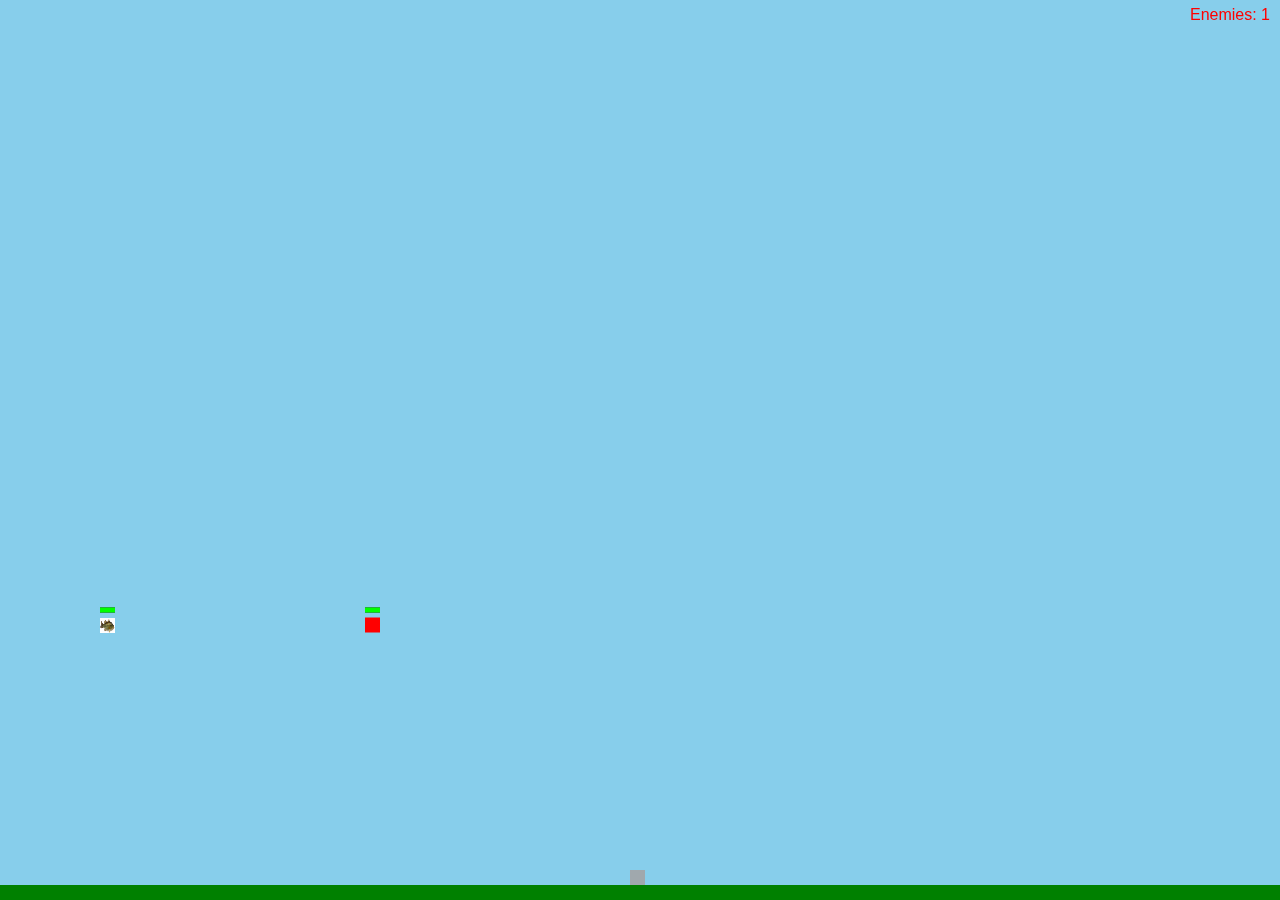
<file: 2D-stuff.html>
<!DOCTYPE html>
<html lang="en">
<head>
  <meta charset="UTF-8" />
  <meta name="viewport" content="width=device-width, initial-scale=1.0"/>
  <title>2D SHENANIGAN | Bored Page</title>
  <style>
    body { margin: 0; padding: 0; overflow: hidden; }
    canvas { background-color: #87CEEB; display: block; cursor: crosshair; }
  </style>
</head>
<body>
<canvas id="gameCanvas"></canvas>

<script>
  const canvas = document.getElementById('gameCanvas');
  const ctx = canvas.getContext('2d');

  const tileSize = 15;
  const speed = 4;
  const gravity = 0.5;
  const jumpPower = -8;
  const breakTime = 20;
  const shootDelay = 5; // fixed
  const playerImg = new Image();
  playerImg.src = "pish.png";

  let velocityY = 0;
  let isOnGround = false;
  let keysPressed = { left: false, right: false };
  let mouseX = 0, mouseY = 0;
  let breakTimer = 0;
  let isMouseDown = false;
  let isShooting = false;
  let shootCooldown = 0;
  let deathCount = 0;
  let respawnTimer = 0;
  let superEnemyCount = 0;

  const player = {
    x: 100,
    y: 100,
    width: tileSize,
    height: tileSize,
    health: 100,
    invincible: false
  };

  const bullets = [];
  const explosions = [];
  const placedBlocks = [];
  
  let platformBlock = { x:0, y:0, width:tileSize, height:tileSize, broken:false };

  const enemies = [
    {
      x: 500,
      y: 100,
      width: tileSize,
      height: tileSize,
      color: 'red',
      speed: 3,
      health: 100,
      alive: true,
      velocityY: 0,
      onGround: false
    }
  ];

  function resizeCanvas() {
    canvas.width = window.innerWidth;
    canvas.height = window.innerHeight;
    generateGround();
  }

  function generateGround() {
    const groundY = canvas.height - tileSize;
    platformBlock = { 
      x: Math.floor(canvas.width / 2 / tileSize) * tileSize, 
      y: groundY - tileSize, 
      width: tileSize, 
      height: tileSize, 
      broken: false 
    };
  }

  function drawHealthBar(entity) {
    const barWidth = entity.width;
    const barHeight = 5;
    const hp = entity.health / 100;

    ctx.fillStyle = "black";
    ctx.fillRect(entity.x, entity.y - 10, barWidth, barHeight);

    ctx.fillStyle = "lime";
    ctx.fillRect(entity.x, entity.y - 10, barWidth * hp, barHeight);
  }

  function drawPlayer() {
    if (playerImg.complete) {
      if (playerDirection === 'left') {
        ctx.save();
        ctx.scale(-1, 1);
        ctx.drawImage(playerImg, -player.x - player.width, player.y, player.width, player.height);
        ctx.restore();
      } else {
        ctx.drawImage(playerImg, player.x, player.y, player.width, player.height);
      }
    } else {
      ctx.fillStyle = "blue";
      ctx.fillRect(player.x, player.y, player.width, player.height);
    }
    drawHealthBar(player);
  }

  function drawEnemies() {
    enemies.forEach(enemy => {
      if (enemy.alive) {
        ctx.fillStyle = enemy.color;
        ctx.fillRect(enemy.x, enemy.y, enemy.width, enemy.height);
        drawHealthBar(enemy);
      }
    });
  }

  function drawBullets() {
    ctx.fillStyle = "black";
    bullets.forEach(b => {
      ctx.fillRect(b.x, b.y, 8, 8);
    });
  }

  function createExplosion(x, y) {
    explosions.push({ x, y, radius: 10, alpha: 1 });
  }

  function drawExplosions() {
    explosions.forEach(ex => {
      ctx.beginPath();
      ctx.arc(ex.x, ex.y, ex.radius, 0, Math.PI * 2);
      ctx.fillStyle = `rgba(235,235,0,${ex.alpha})`;
      ctx.fill();
    });
  }

  function updateExplosions() {
    for (let i = explosions.length - 1; i >= 0; i--) {
      const ex = explosions[i];
      ex.radius += 2;
      ex.alpha -= 0.05;

      enemies.forEach(enemy => {
        if (enemy.alive) {
          const dx = enemy.x + enemy.width/2 - ex.x;
          const dy = enemy.y + enemy.height/2 - ex.y;
          const dist = Math.sqrt(dx*dx + dy*dy);

          if (dist < ex.radius) {
            enemy.health -= enemy.isSuper ? 1 : 10;
          }
        }
      });

      if (ex.alpha <= 0) explosions.splice(i, 1);
    }
  }

  function drawEnemyCount() {
    const alive = enemies.filter(e => e.alive).length;
    ctx.font = "16px Arial";
    ctx.fillStyle = "red";
    ctx.textAlign = "right";
    ctx.fillText(`Enemies: ${alive}`, canvas.width - 10, 20);
  }

  function drawGround() {
    ctx.fillStyle = "green";
    ctx.fillRect(0, canvas.height - tileSize, canvas.width, tileSize);

    if (!platformBlock.broken) {
      ctx.fillStyle = "#a0a8ad";
      ctx.fillRect(platformBlock.x, platformBlock.y, platformBlock.width, platformBlock.height);
    }

    placedBlocks.forEach(block => {
      ctx.fillStyle = "#a0a8ad";
      ctx.fillRect(block.x, block.y, block.width, block.height);
    });
  }

  function updatePlayerMovement() {
    if (keysPressed.left && player.x > 0) {
      player.x -= speed;
      playerDirection = 'left';
    }
    if (keysPressed.right && player.x + player.width < canvas.width) {
      player.x += speed;
      playerDirection = 'right';
    }

    velocityY += gravity;
    player.y += velocityY;
    isOnGround = false;

    if (player.y + player.height > canvas.height - tileSize) {
      player.y = canvas.height - tileSize - player.height;
      velocityY = 0;
      isOnGround = true;
    }

    placedBlocks.forEach(block => {
      const hitX = player.x < block.x + block.width && player.x + player.width > block.x;
      const hitY = player.y + player.height >= block.y && player.y + player.height <= block.y + velocityY + 1;
      if (hitX && hitY) {
        player.y = block.y - player.height;
        velocityY = 0;
        isOnGround = true;
      }
    });
  }

  function forgeSuperEnemy() {
    superEnemyCount++;
    enemies.length = 0;
    enemies.push({
      x: 400,
      y: 100,
      width: tileSize * 3,
      height: tileSize * 3,
      color: 'darkred',
      speed: 2,
      health: 50,
      alive: true,
      velocityY: 0,
      onGround: false,
      isSuper: true
    });
  }

  function updateEnemy() {
    enemies.forEach(enemy => {
      if (!enemy.alive) {
        respawnTimer++;
        if (respawnTimer >= 600) {
          enemy.x = 500;
          enemy.y = 100;
          enemy.health = 100;
          enemy.alive = true;
          respawnTimer = 0;
        }
        return;
      }

      const direction = player.x > enemy.x ? 1 : -1;
      enemy.x += direction * enemy.speed;
      enemy.velocityY += gravity;
      enemy.y += enemy.velocityY;

      if (enemy.y + enemy.height > canvas.height - tileSize) {
        enemy.y = canvas.height - tileSize - enemy.height;
        enemy.velocityY = jumpPower;
      }

      if (enemy.health <= 0) {
        enemy.alive = false;
        deathCount++;

        if (deathCount >= 5) {
          enemies.push({ ...enemy, x: enemy.x + 50, y: 100, alive: true, health: 100 });
          deathCount = 0;

          const alive = enemies.filter(e => e.alive).length;
          if (alive >= 100 && !enemies.some(e => e.isSuper)) {
            forgeSuperEnemy();
          }
        }
      }
    });
  }

  function updateBullets() {
    for (let i = bullets.length - 1; i >= 0; i--) {
      const b = bullets[i];
      b.x += b.vx;
      b.y += b.vy;
      let hit = false;

      enemies.forEach(enemy => {
        if (
          enemy.alive &&
          b.x > enemy.x && b.x < enemy.x + enemy.width &&
          b.y > enemy.y && b.y < enemy.y + enemy.height
        ) {
          enemy.health -= enemy.isSuper ? 1 : 10;
          hit = true;
        }
      });

      if (
        b.x < 0 || b.x > canvas.width ||
        b.y < 0 || b.y > canvas.height - tileSize
      ) hit = true;

      if (hit) {
        createExplosion(b.x, b.y);
        bullets.splice(i, 1);
      }
    }
  }

  function checkCollisions() {
    enemies.forEach(enemy => {
      if (enemy.alive && !player.invincible &&
          player.x < enemy.x + enemy.width && player.x + player.width > enemy.x &&
          player.y < enemy.y + enemy.height && player.y + player.height > enemy.y) {
        player.health -= 10;
        player.invincible = true;
        setTimeout(() => player.invincible = false, 1000);
      }
    });
  }

  function updateBreaking() {
    if (isMouseDown) {
      if (isCursorOver(platformBlock) && !platformBlock.broken) {
        breakTimer++;
        if (breakTimer >= breakTime) {
          platformBlock.broken = true;
          breakTimer = 0;
        }
      }
      placedBlocks.forEach((block, i) => {
        if (isCursorOver(block)) {
          breakTimer++;
          if (breakTimer >= breakTime) {
            placedBlocks.splice(i, 1);
            breakTimer = 0;
          }
        }
      });
    }
  }

  function shootBullet() {
    const angle = Math.atan2(mouseY - (player.y + player.height / 2), mouseX - (player.x + player.width / 2));
    bullets.push({
      x: player.x + player.width / 2,
      y: player.y + player.height / 2,
      vx: Math.cos(angle) * 10,
      vy: Math.sin(angle) * 10
    });
  }

  function isCursorOver(block) {
    return (
      mouseX > block.x &&
      mouseX < block.x + block.width &&
      mouseY > block.y &&
      mouseY < block.y + block.height
    );
  }

  function keyDown(e) {
    if ((e.key === 'ArrowUp' || e.key === ' ') && isOnGround) velocityY = jumpPower;
    if (e.key === 'ArrowLeft') keysPressed.left = true;
    if (e.key === 'ArrowRight') keysPressed.right = true;
    if (e.key === 'p' || e.key === 'P') isShooting = true;

    if ((e.key === 'e' || e.key === 'E') && platformBlock.broken) {
      placedBlocks.push({
        x: Math.floor(mouseX / tileSize) * tileSize,
        y: Math.floor(mouseY / tileSize) * tileSize,
        width: tileSize,
        height: tileSize
      });
    }
  }

  function keyUp(e) {
    if (e.key === 'ArrowLeft') keysPressed.left = false;
    if (e.key === 'ArrowRight') keysPressed.right = false;
    if (e.key === 'p' || e.key === 'P') isShooting = false;
  }

  function mouseMove(e) {
    const rect = canvas.getBoundingClientRect();
    mouseX = e.clientX - rect.left;
    mouseY = e.clientY - rect.top;
  }

  function mouseDown(e) {
    if (e.button === 0) {
      isMouseDown = true;
      breakTimer = 0;
      shootBullet();
    }
  }

  function mouseUp(e) {
    if (e.button === 0) {
      isMouseDown = false;
      breakTimer = 0;
    }
  }

  function gameLoop() {
    ctx.clearRect(0, 0, canvas.width, canvas.height);

    if (isShooting) {
      shootCooldown--;
      if (shootCooldown <= 0) {
        shootBullet();
        shootCooldown = shootDelay;
      }
    }

    drawGround();
    updatePlayerMovement();
    updateEnemy();
    updateBullets();
    updateBreaking();
    updateExplosions();
    checkCollisions();

    drawPlayer();
    drawEnemies();
    drawBullets();
    drawExplosions();
    drawEnemyCount();

    requestAnimationFrame(gameLoop);
  }

  window.addEventListener("keydown", keyDown);
  window.addEventListener("keyup", keyUp);
  canvas.addEventListener("mousemove", mouseMove);
  canvas.addEventListener("mousedown", mouseDown);
  canvas.addEventListener("mouseup", mouseUp);
  window.addEventListener("resize", resizeCanvas);

  let playerDirection = 'right';
  resizeCanvas();
  gameLoop();
</script>
</body>
</html>
</file>
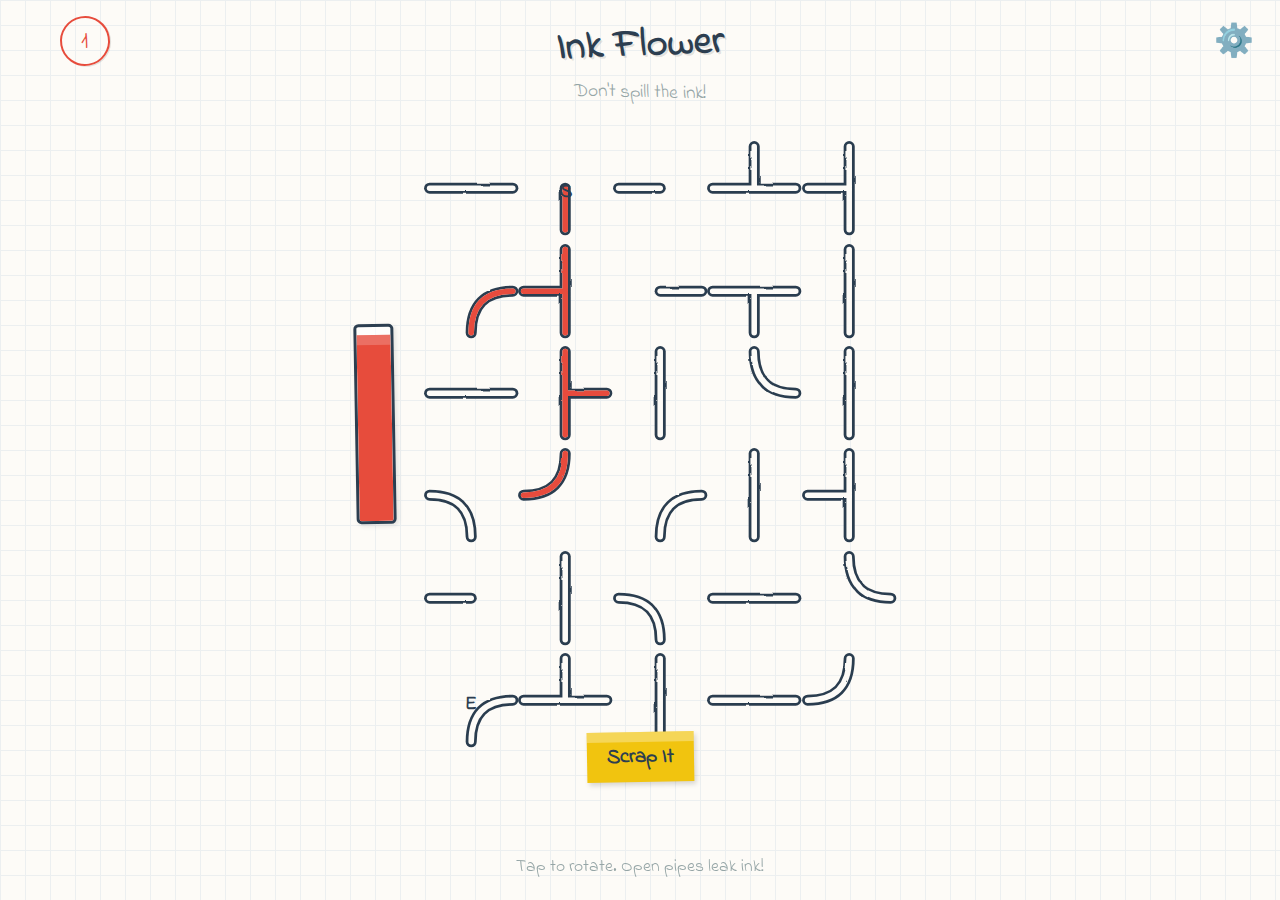
<file: puzzle.html>
<!DOCTYPE html>
<html lang="en">
<head>
    <meta charset="UTF-8">
    <meta name="viewport" content="width=device-width, initial-scale=1.0, maximum-scale=1.0, user-scalable=no">
    <title>Puzzle | Bored Page</title>
    <link rel="icon" type="image/png" href="profile.png">
    <style>
        @import url('https://fonts.googleapis.com/css2?family=Indie+Flower&display=swap');

        :root {
            --paper: #fdfbf7;
            --grid-line: #e1e8ed;
            --ink: #2c3e50;
            --active-ink: #e74c3c;
            --pencil: #95a5a6;
            --sticky-note: #f1c40f;
            --sticky-shadow: rgba(0,0,0,0.15);
        }

        * {
            box-sizing: border-box;
            user-select: none;
            -webkit-tap-highlight-color: transparent;
        }

        body {
            margin: 0;
            padding: 0;
            background-color: var(--paper);
            font-family: 'Indie Flower', cursive;
            color: var(--ink);
            overflow: hidden;
            height: 100vh;
            display: flex;
            flex-direction: column;
            align-items: center;
        }

        /* Graph Paper Background */
        body::before {
            content: '';
            position: absolute;
            top: 0;
            left: 0;
            width: 100%;
            height: 100%;
            background-image: 
                linear-gradient(var(--grid-line) 1px, transparent 1px),
                linear-gradient(90deg, var(--grid-line) 1px, transparent 1px);
            background-size: 25px 25px;
            z-index: -1;
            opacity: 0.6;
        }

        /* Header Area */
        header {
            width: 100%;
            max-width: 500px;
            padding: 1rem;
            text-align: center;
            position: relative;
            flex-shrink: 0; /* Prevent header from squishing */
        }

        h1 {
            margin: 0;
            font-size: 2.5rem;
            transform: rotate(-2deg);
            text-shadow: 2px 2px 0px rgba(0,0,0,0.1);
        }

        .subtitle {
            font-size: 1.2rem;
            color: var(--pencil);
            transform: rotate(1deg);
            margin-top: 0.2rem;
        }

        /* Settings Button */
        #settings-btn {
            position: absolute;
            top: 20px;
            right: 20px;
            background: none;
            border: none;
            font-size: 2rem;
            cursor: pointer;
            color: var(--pencil);
            transition: transform 0.3s;
            z-index: 50;
        }
        
        #settings-btn:hover {
            transform: rotate(90deg);
            color: var(--ink);
        }

        /* Game Wrapper to hold board and meter together */
        #game-wrapper {
            position: relative;
            margin: 10px auto;
            width: fit-content;
            max-width: 100%;
        }

        /* Ink Meter */
        #ink-meter-container {
            position: absolute;
            top: 50%;
            right: 100%; /* Position to the left of the board */
            margin-right: 20px; /* Spacing from board */
            transform: translateY(-50%) rotate(-1deg); /* Center vertically relative to board */
            
            width: 40px;
            height: 200px;
            border: 3px solid var(--ink);
            border-radius: 5px;
            background: rgba(255,255,255,0.5);
            display: flex;
            flex-direction: column;
            justify-content: flex-end;
            overflow: hidden;
            box-shadow: 2px 2px 5px rgba(0,0,0,0.1);
            z-index: 20;
        }

        /* Mobile Adjustment for Ink Meter */
        @media (max-width: 600px) {
            #ink-meter-container {
                position: fixed; /* Stick to screen on mobile if board is full width */
                left: 10px;
                right: auto;
                top: 50%;
                margin-right: 0;
                transform: translateY(-50%) rotate(-1deg);
            }
        }

        #ink-meter-container::before {
            content: 'INK';
            position: absolute;
            top: -25px;
            left: 50%;
            transform: translateX(-50%);
            font-weight: bold;
            font-size: 1rem;
        }

        #ink-level {
            width: 100%;
            height: 100%;
            background-color: var(--active-ink);
            transition: height 0.2s linear;
            position: relative;
        }

        /* Bubbles in ink */
        #ink-level::after {
            content: '';
            position: absolute;
            top: 0;
            left: 0;
            width: 100%;
            height: 10px;
            background: rgba(255,255,255,0.2);
        }

        /* Game Container */
        #game-board {
            display: grid;
            /* grid-template-columns is set via JS */
            gap: 2px;
            background: transparent;
            padding: 10px;
            margin: 0; /* Margin handled by wrapper now */
            
            /* Responsive Width Logic */
            width: 100%;
            max-width: 400px; /* Default Fallback */
            
            transition: max-width 0.3s;
            position: relative;
        }

        /* Tiles */
        .tile {
            width: 100%;
            aspect-ratio: 1;
            position: relative;
            cursor: pointer;
            transition: transform 0.15s ease-out;
            border-radius: 4px; /* Slight rounding */
        }

        .tile:active {
            transform: scale(0.95);
        }

        /* The SVG Canvas inside each tile */
        .tile svg {
            width: 100%;
            height: 100%;
            overflow: visible;
            filter: url(#rough-paper); /* Applies the sketchy texture */
        }

        /* Pipe Styles */
        .pipe-path {
            fill: none;
            stroke: var(--ink);
            stroke-width: 12;
            stroke-linecap: round;
            stroke-linejoin: round;
            transition: stroke 0.3s ease;
        }

        .pipe-inner {
            fill: none;
            stroke: var(--paper); /* The "hollow" part */
            stroke-width: 6;
            stroke-linecap: round;
            stroke-linejoin: round;
        }

        .pipe-fill {
            fill: none;
            stroke: transparent;
            stroke-width: 6;
            stroke-linecap: round;
            stroke-linejoin: round;
            /* Key transition for the flow effect */
            transition: stroke 0.4s ease, stroke-width 0.4s ease; 
        }

        /* Active State (Flowing) */
        .tile.active .pipe-fill {
            stroke: var(--active-ink);
            animation: flowWiggle 0.5s infinite alternate;
        }

        @keyframes flowWiggle {
            from { stroke-width: 5; }
            to { stroke-width: 7; }
        }

        /* Start/End Markers */
        .marker {
            position: absolute;
            top: 50%;
            left: 50%;
            transform: translate(-50%, -50%);
            font-weight: bold;
            font-size: 1.2rem;
            z-index: 10;
            pointer-events: none;
        }

        /* UI Controls (Sticky Notes) */
        .controls {
            display: flex;
            gap: 20px;
            margin-top: 5px;
            flex-shrink: 0;
            margin-bottom: 50px; /* Space for hint */
        }

        .btn {
            background: var(--sticky-note);
            border: none;
            padding: 10px 20px;
            font-family: 'Indie Flower', cursive;
            font-size: 1.3rem;
            font-weight: bold;
            color: var(--ink);
            cursor: pointer;
            box-shadow: 2px 3px 5px var(--sticky-shadow);
            transform: rotate(-1deg);
            transition: transform 0.2s, box-shadow 0.2s;
            position: relative;
        }

        .btn::after {
            content: '';
            position: absolute;
            top: 0;
            left: 0;
            width: 100%;
            height: 20%;
            background: rgba(255,255,255,0.3); /* Sticky tape effect */
        }

        .btn:hover {
            transform: rotate(1deg) scale(1.05);
            box-shadow: 3px 5px 8px var(--sticky-shadow);
        }

        .btn:active {
            transform: scale(0.95);
        }

        /* Level Info */
        #level-display {
            position: absolute;
            top: 1rem;
            left: 60px; /* Moved slightly to avoid collision with ink meter */
            font-size: 1.5rem;
            color: var(--active-ink);
            transform: rotate(-10deg);
            border: 2px solid var(--active-ink);
            border-radius: 50%;
            width: 50px;
            height: 50px;
            display: flex;
            align-items: center;
            justify-content: center;
            box-shadow: 1px 1px 0 rgba(0,0,0,0.1);
        }

        /* Modals (Win & Settings & Loss) */
        .modal-overlay {
            position: fixed;
            top: 0;
            left: 0;
            width: 100%;
            height: 100%;
            background: rgba(255,255,255,0.8);
            display: flex;
            flex-direction: column;
            align-items: center;
            justify-content: center;
            z-index: 100;
            opacity: 0;
            pointer-events: none;
            transition: opacity 0.3s;
            backdrop-filter: blur(2px);
        }

        .modal-overlay.visible {
            opacity: 1;
            pointer-events: all;
        }

        /* Settings Specific */
        #settings-modal .modal-content {
            background: var(--paper);
            padding: 2rem;
            border: 2px dashed var(--pencil);
            border-radius: 10px;
            text-align: center;
            box-shadow: 5px 5px 15px rgba(0,0,0,0.1);
            transform: rotate(1deg);
        }

        #settings-modal h2 {
            margin-top: 0;
            color: var(--ink);
        }

        .size-options {
            display: flex;
            flex-direction: column;
            gap: 10px;
            margin: 20px 0;
        }

        /* Win Screen Specific */
        .star-stamp {
            font-size: 8rem;
            color: #f39c12;
            text-shadow: 2px 2px 0 #d35400;
            transform: rotate(-15deg) scale(0.5);
            opacity: 0;
            transition: transform 0.4s cubic-bezier(0.175, 0.885, 0.32, 1.275), opacity 0.4s;
        }

        #win-overlay.visible .star-stamp {
            transform: rotate(-15deg) scale(1);
            opacity: 1;
        }
        
        /* Loss Screen Specific */
        .skull-stamp {
            font-size: 6rem;
            color: var(--ink);
            transform: rotate(10deg);
            margin-bottom: 20px;
        }

        .win-text, .loss-text {
            font-size: 2rem;
            margin-top: 20px;
            transform: rotate(2deg);
        }
        
        .loss-text {
            color: var(--active-ink);
            font-weight: bold;
        }

        /* Sketchy Filter SVG (Hidden) */
        .svg-filters {
            position: absolute;
            width: 0;
            height: 0;
        }

        /* Tutorial/Hint */
        .hint-text {
            position: fixed;
            bottom: 20px;
            font-size: 1.1rem;
            color: var(--pencil);
            text-align: center;
            width: 100%;
            pointer-events: none;
        }

    </style>
</head>
<body>

    <!-- SVG Filters for the "Hand Drawn" Look -->
    <svg class="svg-filters">
        <defs>
            <filter id="rough-paper">
                <feTurbulence type="fractalNoise" baseFrequency="0.04" numOctaves="5" result="noise" />
                <feDisplacementMap in="SourceGraphic" in2="noise" scale="2" />
            </filter>
        </defs>
    </svg>
    
    <div id="level-display">1</div>
    <button id="settings-btn" onclick="game.toggleSettings()">⚙️</button>

    <header>
        <h1>Ink Flower</h1>
        <div class="subtitle">Don't spill the ink!</div>
    </header>

    <!-- Wrapper to position Meter relative to Board -->
    <div id="game-wrapper">
        <div id="ink-meter-container">
            <div id="ink-level"></div>
        </div>
        <div id="game-board">
            <!-- Tiles generated by JS -->
        </div>
    </div>

    <div class="controls">
        <button class="btn" onclick="game.resetLevel()">Scrap It</button>
    </div>

    <div class="hint-text">Tap to rotate. Open pipes leak ink!</div>

    <!-- Win Modal -->
    <div id="win-overlay" class="modal-overlay">
        <div class="star-stamp">★</div>
        <div class="win-text">Nice Work!</div>
    </div>
    
    <!-- Loss Modal -->
    <div id="loss-overlay" class="modal-overlay">
        <div class="skull-stamp">☠️</div>
        <div class="loss-text">Out of Ink!</div>
        <button class="btn" onclick="game.resetLevel()" style="margin-top:20px;">Try Again</button>
    </div>

    <!-- Settings Modal -->
    <div id="settings-modal" class="modal-overlay">
        <div class="modal-content">
            <h2>Paper Size</h2>
            <div class="size-options">
                <button class="btn" onclick="game.setSize(4, 5)">Small (4x5)</button>
                <button class="btn" onclick="game.setSize(5, 6)">Medium (5x6)</button>
                <button class="btn" onclick="game.setSize(6, 8)">Large (6x8)</button>
            </div>
            <button class="btn" style="background:var(--pencil); color:white;" onclick="game.toggleSettings()">Cancel</button>
        </div>
    </div>

<script>
/**
 * Game Logic
 * "Doesn't look like AI" goals:
 * - Imperfect grid generation (sometimes creates loops)
 * - Organic traversal logic
 * - Loose code structure
 */

// Bitmask for connections: Top(1), Right(2), Bottom(4), Left(8)
const DIRS = {
    TOP: 1,
    RIGHT: 2,
    BOTTOM: 4,
    LEFT: 8
};

// SVG Path definitions for different tile types
// Designed to look hand-drawn (slightly imperfect coordinates)
const TILE_PATHS = {
    // Straight
    5: "M 50,5 L 50,95", 
    10: "M 5,50 L 95,50",
    
    // Elbows
    3: "M 50,5 Q 50,50 95,50", // Top-Right
    6: "M 95,50 Q 50,50 50,95", // Right-Bottom
    12: "M 50,95 Q 50,50 5,50", // Bottom-Left
    9: "M 5,50 Q 50,50 50,5", // Left-Top

    // T-Shapes (3-way)
    7: "M 50,5 L 50,50 L 95,50 M 50,50 L 50,95", // T-Right
    14: "M 95,50 L 50,50 L 50,95 M 50,50 L 5,50", // T-Bottom
    13: "M 50,95 L 50,50 L 5,50 M 50,50 L 50,5", // T-Left
    11: "M 5,50 L 50,50 L 50,5 M 50,50 L 95,50", // T-Top

    // Cross
    15: "M 50,5 L 50,95 M 5,50 L 95,50",
    
    // Endcaps (for Start/End nodes mostly)
    1: "M 50,5 L 50,50",
    4: "M 50,95 L 50,50",
    8: "M 5,50 L 50,50",
    2: "M 95,50 L 50,50"
};

class Game {
    constructor() {
        this.board = document.getElementById('game-board');
        this.levelDisplay = document.getElementById('level-display');
        this.winOverlay = document.getElementById('win-overlay');
        this.lossOverlay = document.getElementById('loss-overlay');
        this.settingsModal = document.getElementById('settings-modal');
        this.inkMeter = document.getElementById('ink-level');
        
        this.cols = 5;
        this.rows = 6;

        this.grid = [];
        this.level = 1;
        this.startPos = {x:0, y:0};
        this.endPos = {x:0, y:0};
        this.isWon = false;
        this.isGameOver = false;
        
        this.ink = 100;
        this.lastTime = 0;

        this.init();
    }

    init() {
        this.updateBoardDimensions();
        this.generateLevel();
        this.render();
        
        // Start Game Loop
        this.lastTime = performance.now();
        requestAnimationFrame((t) => this.loop(t));
    }
    
    loop(now) {
        if(this.isWon || this.isGameOver) {
            this.lastTime = now;
            requestAnimationFrame((t) => this.loop(t));
            return;
        }

        const dt = (now - this.lastTime) / 1000; // seconds
        this.lastTime = now;

        const leaks = this.countLeaks();
        
        // If leaking, drain ink
        if (leaks > 0) {
            // Drain rate base: 2% per second per leak
            let drainRate = 2;
            
            // Adjust for grid size
            // Large grids (6x8=48 tiles) get 20% slower drain
            // Medium grids (5x6=30 tiles) get 10% slower drain (smoothing)
            // Small grids (4x5=20 tiles) get base rate
            const totalTiles = this.cols * this.rows;
            
            if (totalTiles >= 48) {
                drainRate = 1.6; // 20% slower (2 * 0.8)
            } else if (totalTiles >= 30) {
                drainRate = 1.8; // 10% slower
            }
            
            this.ink -= leaks * drainRate * dt;
            
            if (this.ink <= 0) {
                this.ink = 0;
                this.loseGame();
            }
        }
        
        // Update Meter UI
        this.inkMeter.style.height = `${this.ink}%`;
        
        // Change color to warn user when low
        if(this.ink < 30) {
            this.inkMeter.style.backgroundColor = '#c0392b'; // Darker red warning
        } else {
            this.inkMeter.style.backgroundColor = 'var(--active-ink)';
        }

        requestAnimationFrame((t) => this.loop(t));
    }

    countLeaks() {
        let leakCount = 0;
        
        for(let y=0; y<this.rows; y++) {
            for(let x=0; x<this.cols; x++) {
                let cell = this.grid[y][x];
                
                // Only active (filled) pipes leak
                if (!cell.active) continue;
                
                // Active mask based on current rotation
                let mask = this.getMaskFromShapeAndRotation(cell.baseShape, cell.currentRotation);
                
                // Check all 4 directions
                // 1. TOP
                if (mask & DIRS.TOP) {
                    if (y === 0 || !(this.getMaskFor(x, y-1) & DIRS.BOTTOM)) {
                        leakCount++;
                    }
                }
                // 2. RIGHT
                if (mask & DIRS.RIGHT) {
                    if (x === this.cols-1 || !(this.getMaskFor(x+1, y) & DIRS.LEFT)) {
                        leakCount++;
                    }
                }
                // 3. BOTTOM
                if (mask & DIRS.BOTTOM) {
                    if (y === this.rows-1 || !(this.getMaskFor(x, y+1) & DIRS.TOP)) {
                        leakCount++;
                    }
                }
                // 4. LEFT
                if (mask & DIRS.LEFT) {
                    if (x === 0 || !(this.getMaskFor(x-1, y) & DIRS.RIGHT)) {
                        leakCount++;
                    }
                }
            }
        }
        return leakCount;
    }
    
    // Helper to get mask of a neighbor safely
    getMaskFor(x, y) {
        if(x<0 || x>=this.cols || y<0 || y>=this.rows) return 0;
        let c = this.grid[y][x];
        return this.getMaskFromShapeAndRotation(c.baseShape, c.currentRotation);
    }
    
    loseGame() {
        this.isGameOver = true;
        this.lossOverlay.classList.add('visible');
    }

    updateBoardDimensions() {
        const aspectRatio = this.cols / this.rows;
        // Limit height to roughly 60vh to prevent collision with bottom
        const maxHeightVH = 60; 
        const constrainedWidthVH = maxHeightVH * aspectRatio;
        
        this.board.style.maxWidth = `min(95vw, 500px, ${constrainedWidthVH}vh)`;
    }

    setSize(c, r) {
        this.cols = c;
        this.rows = r;
        this.level = 1; 
        this.toggleSettings();
        
        this.updateBoardDimensions(); // Apply size logic

        this.generateLevel();
        this.render();
    }

    toggleSettings() {
        if (this.settingsModal.classList.contains('visible')) {
            this.settingsModal.classList.remove('visible');
        } else {
            this.settingsModal.classList.add('visible');
        }
    }

    // Generate a solvable level using a random walk/DFS approach
    generateLevel() {
        this.isWon = false;
        this.isGameOver = false;
        this.ink = 100; // Reset Ink
        this.winOverlay.classList.remove('visible');
        this.lossOverlay.classList.remove('visible');
        this.grid = [];

        // 1. Initialize empty grid
        for(let y=0; y<this.rows; y++) {
            let row = [];
            for(let x=0; x<this.cols; x++) {
                row.push({
                    type: 0, // Bitmask
                    rotation: 0, // 0-3
                    locked: false,
                    active: false,
                    flowDepth: 0 // New property for flow animation
                });
            }
            this.grid.push(row);
        }

        // 2. Create a random path from Start to End
        // Simple randomized Prim's/DFS algorithm
        let stack = [{x: Math.floor(Math.random()*this.cols), y: Math.floor(Math.random()*this.rows)}];
        let visited = new Set();
        
        // Let's just pick random start/end for variety
        this.startPos = {x: Math.floor(Math.random()*this.cols), y: 0};
        this.endPos = {x: Math.floor(Math.random()*this.cols), y: this.rows-1};

        let current = {...this.startPos};
        let path = [current];
        visited.add(`${current.x},${current.y}`);

        // Safety break
        let loops = 0;
        
        while((current.x !== this.endPos.x || current.y !== this.endPos.y) && loops < 1000) {
            loops++;
            let neighbors = [
                {x:0, y:-1, d: DIRS.TOP, opp: DIRS.BOTTOM},
                {x:1, y:0, d: DIRS.RIGHT, opp: DIRS.LEFT},
                {x:0, y:1, d: DIRS.BOTTOM, opp: DIRS.TOP},
                {x:-1, y:0, d: DIRS.LEFT, opp: DIRS.RIGHT}
            ];

            // Shuffle neighbors
            neighbors.sort(() => Math.random() - 0.5);
            
            let found = false;
            for(let n of neighbors) {
                let nx = current.x + n.x;
                let ny = current.y + n.y;

                if (nx >= 0 && nx < this.cols && ny >= 0 && ny < this.rows && !visited.has(`${nx},${ny}`)) {
                    // Update connections
                    this.grid[current.y][current.x].type |= n.d;
                    this.grid[ny][nx].type |= n.opp;
                    
                    current = {x:nx, y:ny};
                    visited.add(`${nx},${ny}`);
                    path.push(current);
                    found = true;
                    break;
                }
            }

            if (!found) {
                return this.generateLevel();
            }
        }

        // 3. Add random fake branches
        for(let y=0; y<this.rows; y++) {
            for(let x=0; x<this.cols; x++) {
                if (Math.random() > 0.4) {
                    let neighbors = [DIRS.TOP, DIRS.RIGHT, DIRS.BOTTOM, DIRS.LEFT];
                    let randomDir = neighbors[Math.floor(Math.random()*4)];
                    this.grid[y][x].type |= randomDir;
                }
            }
        }

        // 4. Scramble Rotations
        for(let y=0; y<this.rows; y++) {
            for(let x=0; x<this.cols; x++) {
                let cell = this.grid[y][x];
                if(cell.type === 0) cell.type = (Math.random()>0.5 ? 5 : 10);
                
                let r = Math.floor(Math.random() * 4);
                let shape = this.getShapeFromMask(cell.type);
                cell.baseShape = shape; 
                cell.currentRotation = Math.floor(Math.random() * 4);
            }
        }
        
        // Ensure DOM rebuild on next render
        this.board.innerHTML = '';
    }

    getShapeFromMask(mask) {
        const map = {
            5: 'straight', 10: 'straight',
            3: 'corner', 6: 'corner', 12: 'corner', 9: 'corner',
            7: 't', 14: 't', 13: 't', 11: 't',
            15: 'cross',
            1: 'cap', 2: 'cap', 4: 'cap', 8: 'cap',
            0: 'straight' // Fallback
        };
        return map[mask] || 'cross';
    }

    getMaskFromShapeAndRotation(shape, rotation) {
        const bases = { 'straight': 5, 'corner': 3, 't': 7, 'cross': 15, 'cap': 1 };
        let mask = bases[shape];
        for(let i=0; i<rotation; i++) {
            let newMask = 0;
            if(mask & 1) newMask |= 2;
            if(mask & 2) newMask |= 4;
            if(mask & 4) newMask |= 8;
            if(mask & 8) newMask |= 1;
            mask = newMask;
        }
        return mask;
    }

    getSvgPath(shape, rotation) {
        let mask = this.getMaskFromShapeAndRotation(shape, rotation);
        return TILE_PATHS[mask] || TILE_PATHS[15];
    }

    render() {
        this.board.style.gridTemplateColumns = `repeat(${this.cols}, 1fr)`;

        // 1. Calculate Flow & Depth
        this.calculateFlow();

        // 2. Build DOM if empty (first load or new level)
        let tiles = this.board.children;
        let needsBuild = tiles.length !== (this.cols * this.rows);

        if (needsBuild) {
            this.board.innerHTML = '';
            for(let y=0; y<this.rows; y++) {
                for(let x=0; x<this.cols; x++) {
                    let el = document.createElement('div');
                    el.className = 'tile';
                    el.onclick = () => this.rotateTile(x, y);
                    
                    // Create basic structure with placeholders
                    let svg = `
                        <svg viewBox="0 0 100 100">
                            <path class="pipe-path" />
                            <path class="pipe-inner" />
                            <path class="pipe-fill" />
                        </svg>
                    `;
                    el.innerHTML = svg;
                    this.board.appendChild(el);
                }
            }
            tiles = this.board.children; // refresh ref
        }

        // 3. Update Existing DOM Elements
        for(let y=0; y<this.rows; y++) {
            for(let x=0; x<this.cols; x++) {
                let cell = this.grid[y][x];
                let el = tiles[y * this.cols + x];
                
                let isStart = (x === this.startPos.x && y === this.startPos.y);
                let isEnd = (x === this.endPos.x && y === this.endPos.y);

                // Update Active Class
                if(cell.active) el.classList.add('active');
                else el.classList.remove('active');

                // Update Paths
                let pathData = this.getSvgPath(cell.baseShape, cell.currentRotation);
                let paths = el.querySelectorAll('path');
                
                // Border & Inner
                paths[0].setAttribute('d', pathData);
                paths[1].setAttribute('d', pathData);
                
                // Fill & Animation Logic
                let fillPath = paths[2];
                fillPath.setAttribute('d', pathData);
                
                let delay = cell.active ? (cell.flowDepth * 0.15) : 0; // 0.15s per step
                fillPath.style.stroke = cell.active ? 'var(--active-ink)' : 'transparent';
                fillPath.style.transitionDelay = `${delay}s`;

                // Handle Markers (S/E)
                // Remove old marker if present
                let existingMarker = el.querySelector('.marker');
                if(existingMarker) existingMarker.remove();

                if(isStart) {
                    let m = document.createElement('div');
                    m.className = 'marker';
                    m.innerText = 'S';
                    el.appendChild(m);
                }
                if(isEnd) {
                    let m = document.createElement('div');
                    m.className = 'marker';
                    m.innerText = 'E';
                    el.appendChild(m);
                }
            }
        }
        
        this.levelDisplay.innerText = this.level;
    }

    rotateTile(x, y) {
        if(this.isWon || this.isGameOver) return;
        
        let cell = this.grid[y][x];
        cell.currentRotation = (cell.currentRotation + 1) % 4;
        
        this.render();
        this.checkWin();
    }

    calculateFlow() {
        // Reset state
        for(let row of this.grid) row.forEach(c => {
            c.active = false;
            c.flowDepth = 0;
        });

        // BFS from Start with Depth Tracking
        let queue = [{x: this.startPos.x, y: this.startPos.y, depth: 0}];
        
        let startCell = this.grid[this.startPos.y][this.startPos.x];
        startCell.active = true;
        startCell.flowDepth = 0;

        let visited = new Set();
        visited.add(`${this.startPos.x},${this.startPos.y}`);

        while(queue.length > 0) {
            let curr = queue.shift();
            let cx = curr.x;
            let cy = curr.y;
            let cell = this.grid[cy][cx];
            let mask = this.getMaskFromShapeAndRotation(cell.baseShape, cell.currentRotation);

            let neighbors = [
                {x:0, y:-1, d: DIRS.TOP, opp: DIRS.BOTTOM},
                {x:1, y:0, d: DIRS.RIGHT, opp: DIRS.LEFT},
                {x:0, y:1, d: DIRS.BOTTOM, opp: DIRS.TOP},
                {x:-1, y:0, d: DIRS.LEFT, opp: DIRS.RIGHT}
            ];

            for(let n of neighbors) {
                if (mask & n.d) {
                    let nx = cx + n.x;
                    let ny = cy + n.y;

                    if(nx >= 0 && nx < this.cols && ny >= 0 && ny < this.rows) {
                        let neighborCell = this.grid[ny][nx];
                        let neighborMask = this.getMaskFromShapeAndRotation(neighborCell.baseShape, neighborCell.currentRotation);
                        
                        if (neighborMask & n.opp) {
                            if (!visited.has(`${nx},${ny}`)) {
                                neighborCell.active = true;
                                neighborCell.flowDepth = curr.depth + 1; // Increase depth
                                visited.add(`${nx},${ny}`);
                                queue.push({x:nx, y:ny, depth: curr.depth + 1});
                            }
                        }
                    }
                }
            }
        }
    }

    checkWin() {
        if(this.grid[this.endPos.y][this.endPos.x].active) {
            this.isWon = true;
            
            const messages = ["Ink flowing!", "Connected!", "Smooth!", "Artistic!", "Lovely!"];
            document.querySelector('.win-text').innerText = messages[Math.floor(Math.random()*messages.length)];
            
            this.winOverlay.classList.add('visible');
            
            setTimeout(() => {
                this.nextLevel();
            }, 2000);
        }
    }

    nextLevel() {
        this.level++;
        this.generateLevel();
        this.render();
    }
    
    resetLevel() {
        this.generateLevel();
        this.render();
    }
}

// Start game
const game = new Game();

</script>
</body>
</html>
</file>
